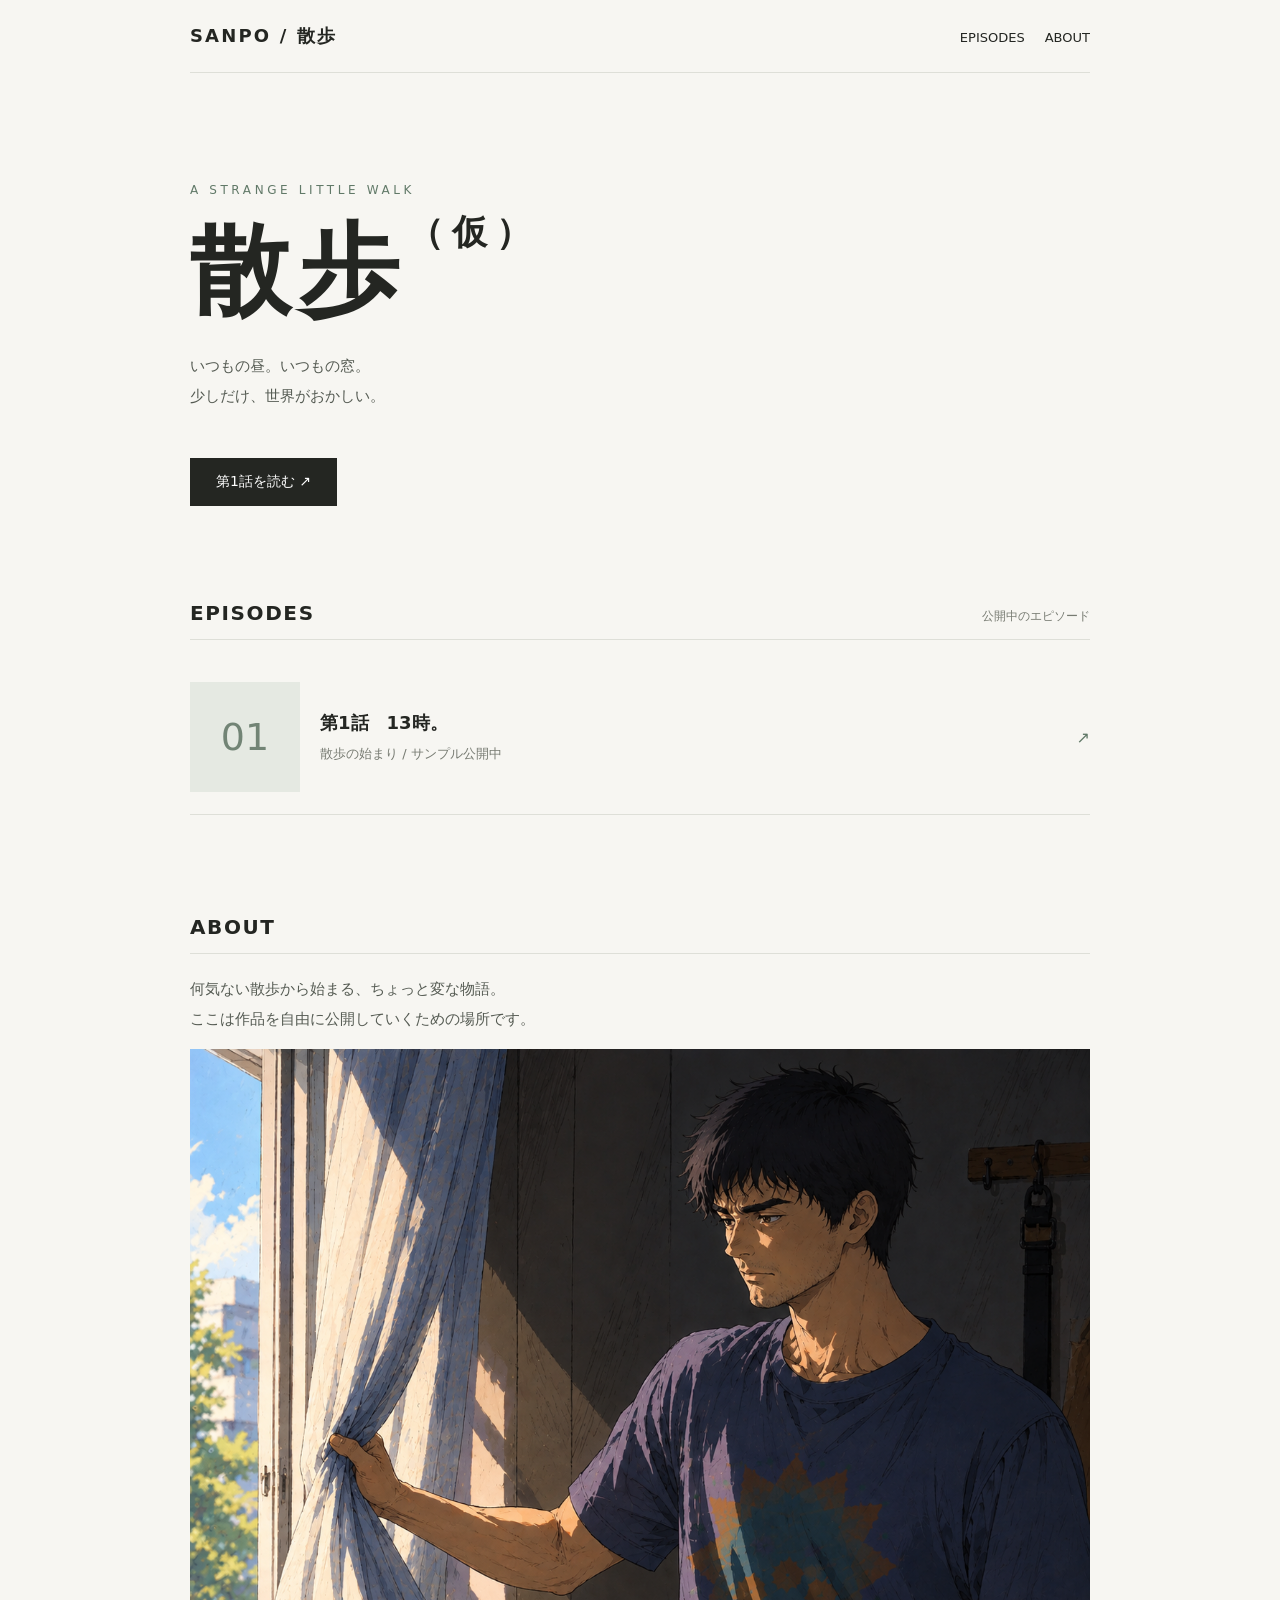
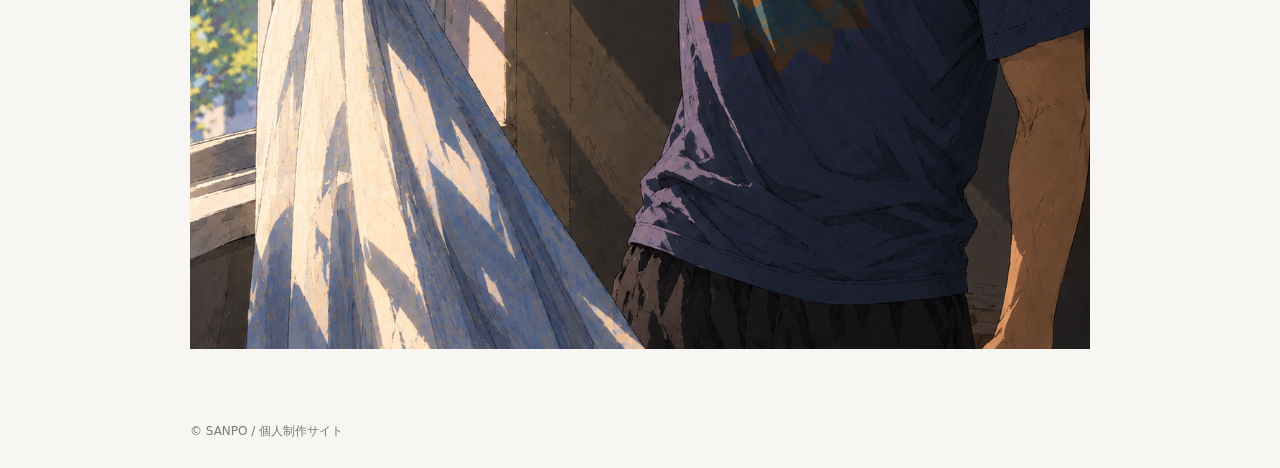
<file: index.html>
<!doctype html><html lang="ja"><head><meta charset="utf-8"><meta name="viewport" content="width=device-width, initial-scale=1"><meta name="description" content="散歩から始まる、少しおかしな世界の物語。"><title>散歩（仮） | 作品サイト</title><link rel="stylesheet" href="style.css"></head><body><div class="shell"><header class="topbar"><a class="brand" href="index.html">SANPO / 散歩</a><nav><a href="#episodes">EPISODES</a><a href="#about">ABOUT</a></nav></header><main><section class="hero"><div class="eyebrow">A STRANGE LITTLE WALK</div><h1>散歩<span style="font-size:.35em;vertical-align:top">（仮）</span></h1><p class="lead">いつもの昼。いつもの窓。<br>少しだけ、世界がおかしい。</p><a class="cta" href="chapters/01.html">第1話を読む ↗</a></section><section id="episodes"><div class="sectionhead"><h2>EPISODES</h2><span class="small">公開中のエピソード</span></div><a class="chapter" href="chapters/01.html"><div class="thumb">01</div><div><strong>第1話　13時。</strong><p>散歩の始まり / サンプル公開中</p></div><span class="arrow">↗</span></a></section><section id="about" style="padding-top:100px"><div class="sectionhead"><h2>ABOUT</h2></div><p class="lead">何気ない散歩から始まる、ちょっと変な物語。<br>ここは作品を自由に公開していくための場所です。</p></section><img src="../カーテン開ける清書.png" style="width:100%; height:auto;"></main><footer>© SANPO / 個人制作サイト</footer></div></body></html>
</file>
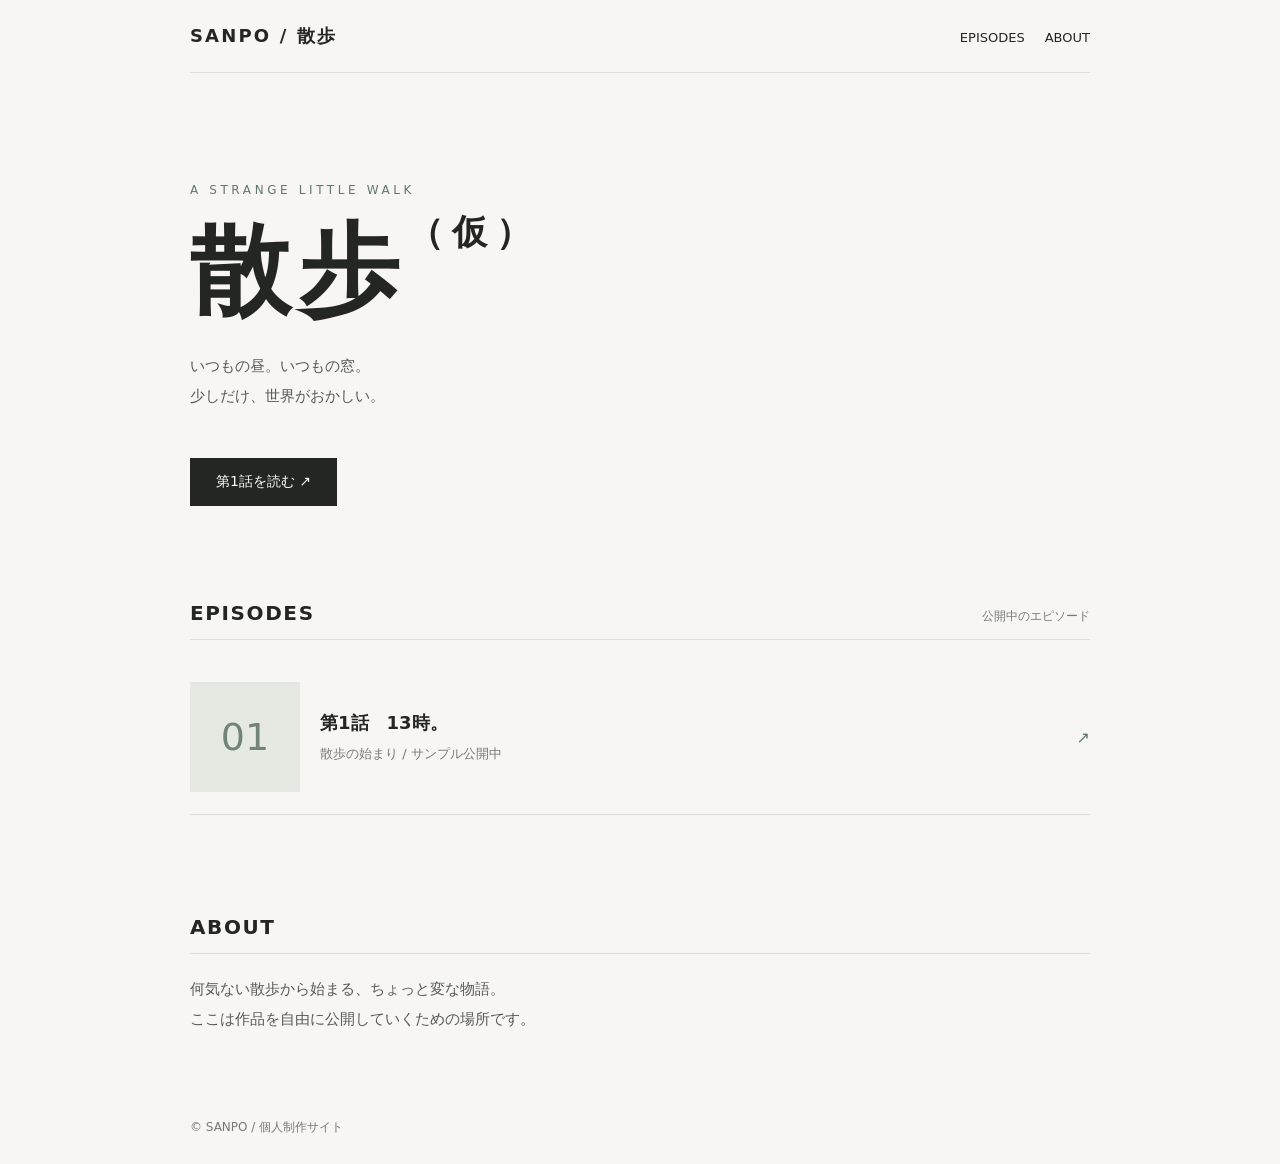
<file: sanpo-site/sanpo-site/index.html>
<!doctype html><html lang="ja"><head><meta charset="utf-8"><meta name="viewport" content="width=device-width, initial-scale=1"><meta name="description" content="散歩から始まる、少しおかしな世界の物語。"><title>散歩（仮） | 作品サイト</title><link rel="stylesheet" href="style.css"></head><body><div class="shell"><header class="topbar"><a class="brand" href="index.html">SANPO / 散歩</a><nav><a href="#episodes">EPISODES</a><a href="#about">ABOUT</a></nav></header><main><section class="hero"><div class="eyebrow">A STRANGE LITTLE WALK</div><h1>散歩<span style="font-size:.35em;vertical-align:top">（仮）</span></h1><p class="lead">いつもの昼。いつもの窓。<br>少しだけ、世界がおかしい。</p><a class="cta" href="chapters/01.html">第1話を読む ↗</a></section><section id="episodes"><div class="sectionhead"><h2>EPISODES</h2><span class="small">公開中のエピソード</span></div><a class="chapter" href="chapters/01.html"><div class="thumb">01</div><div><strong>第1話　13時。</strong><p>散歩の始まり / サンプル公開中</p></div><span class="arrow">↗</span></a></section><section id="about" style="padding-top:100px"><div class="sectionhead"><h2>ABOUT</h2></div><p class="lead">何気ない散歩から始まる、ちょっと変な物語。<br>ここは作品を自由に公開していくための場所です。</p></section></main><footer>© SANPO / 個人制作サイト</footer></div></body></html>
</file>
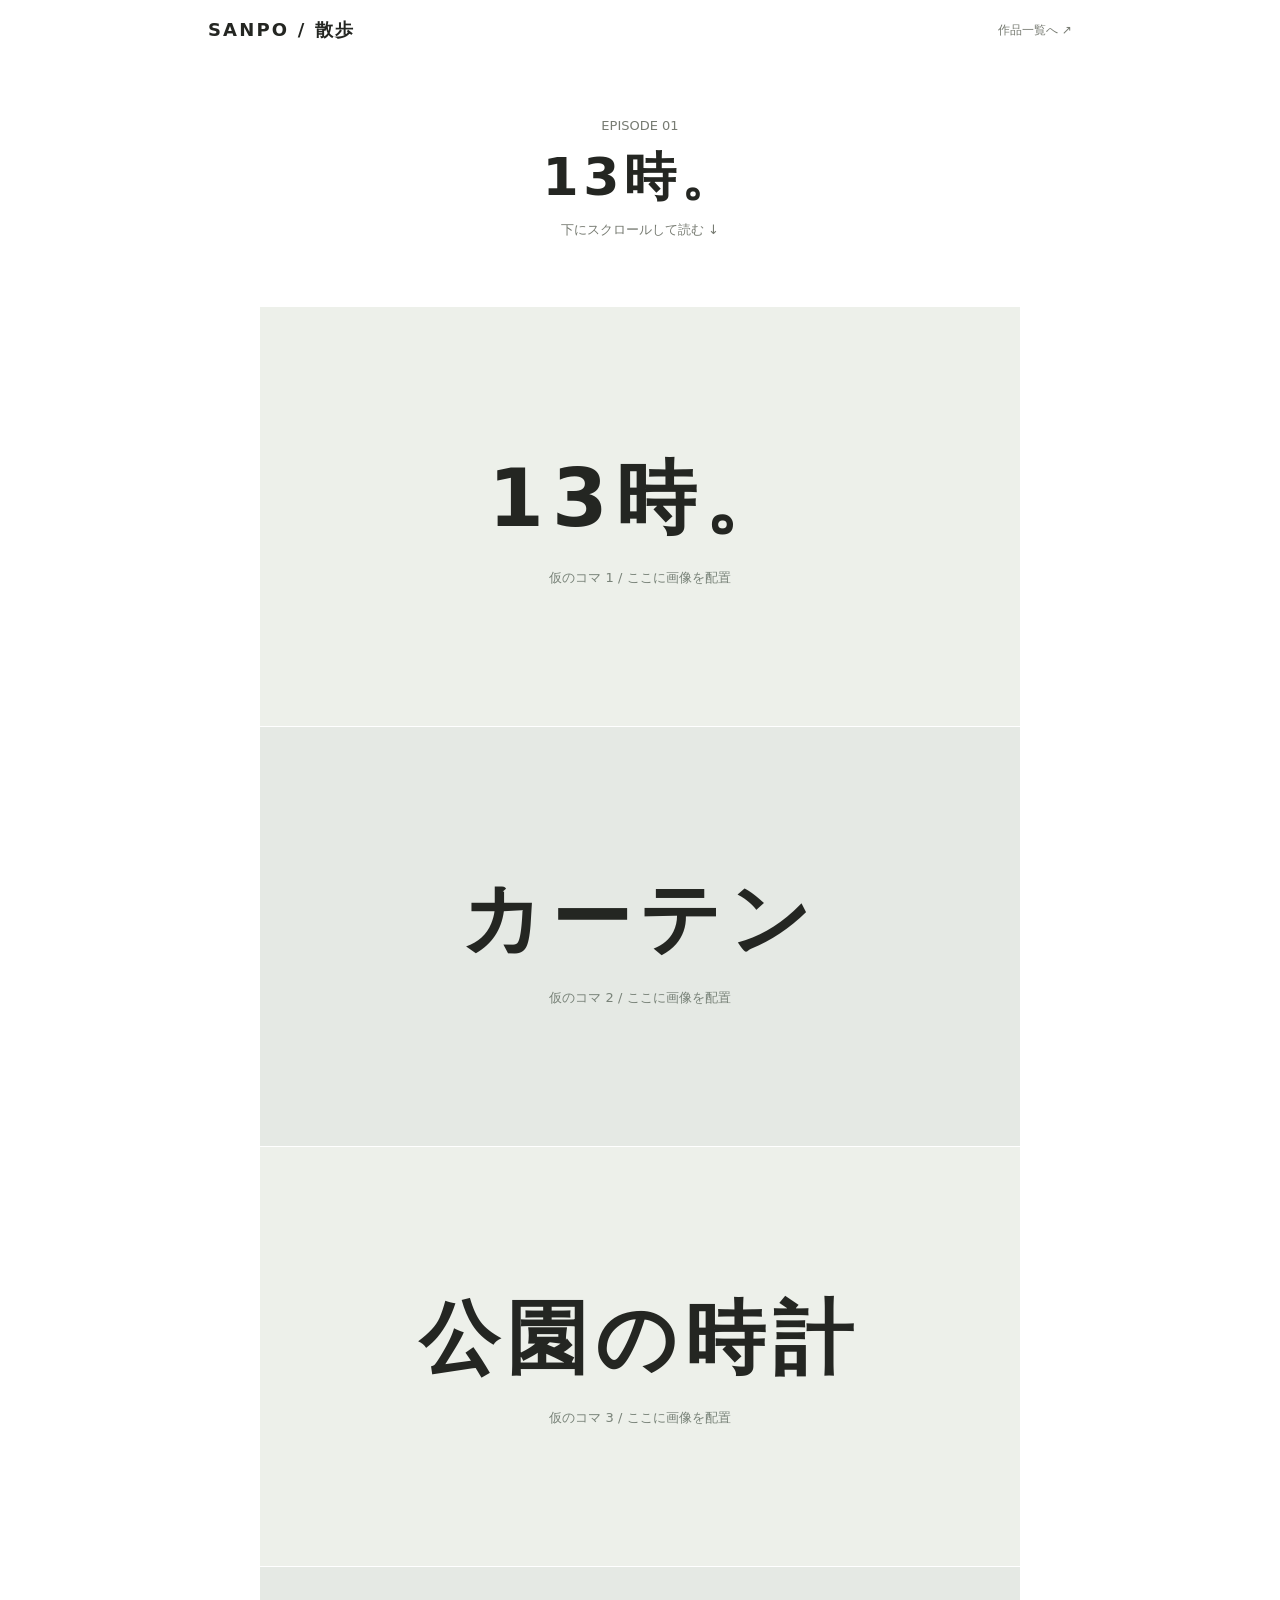
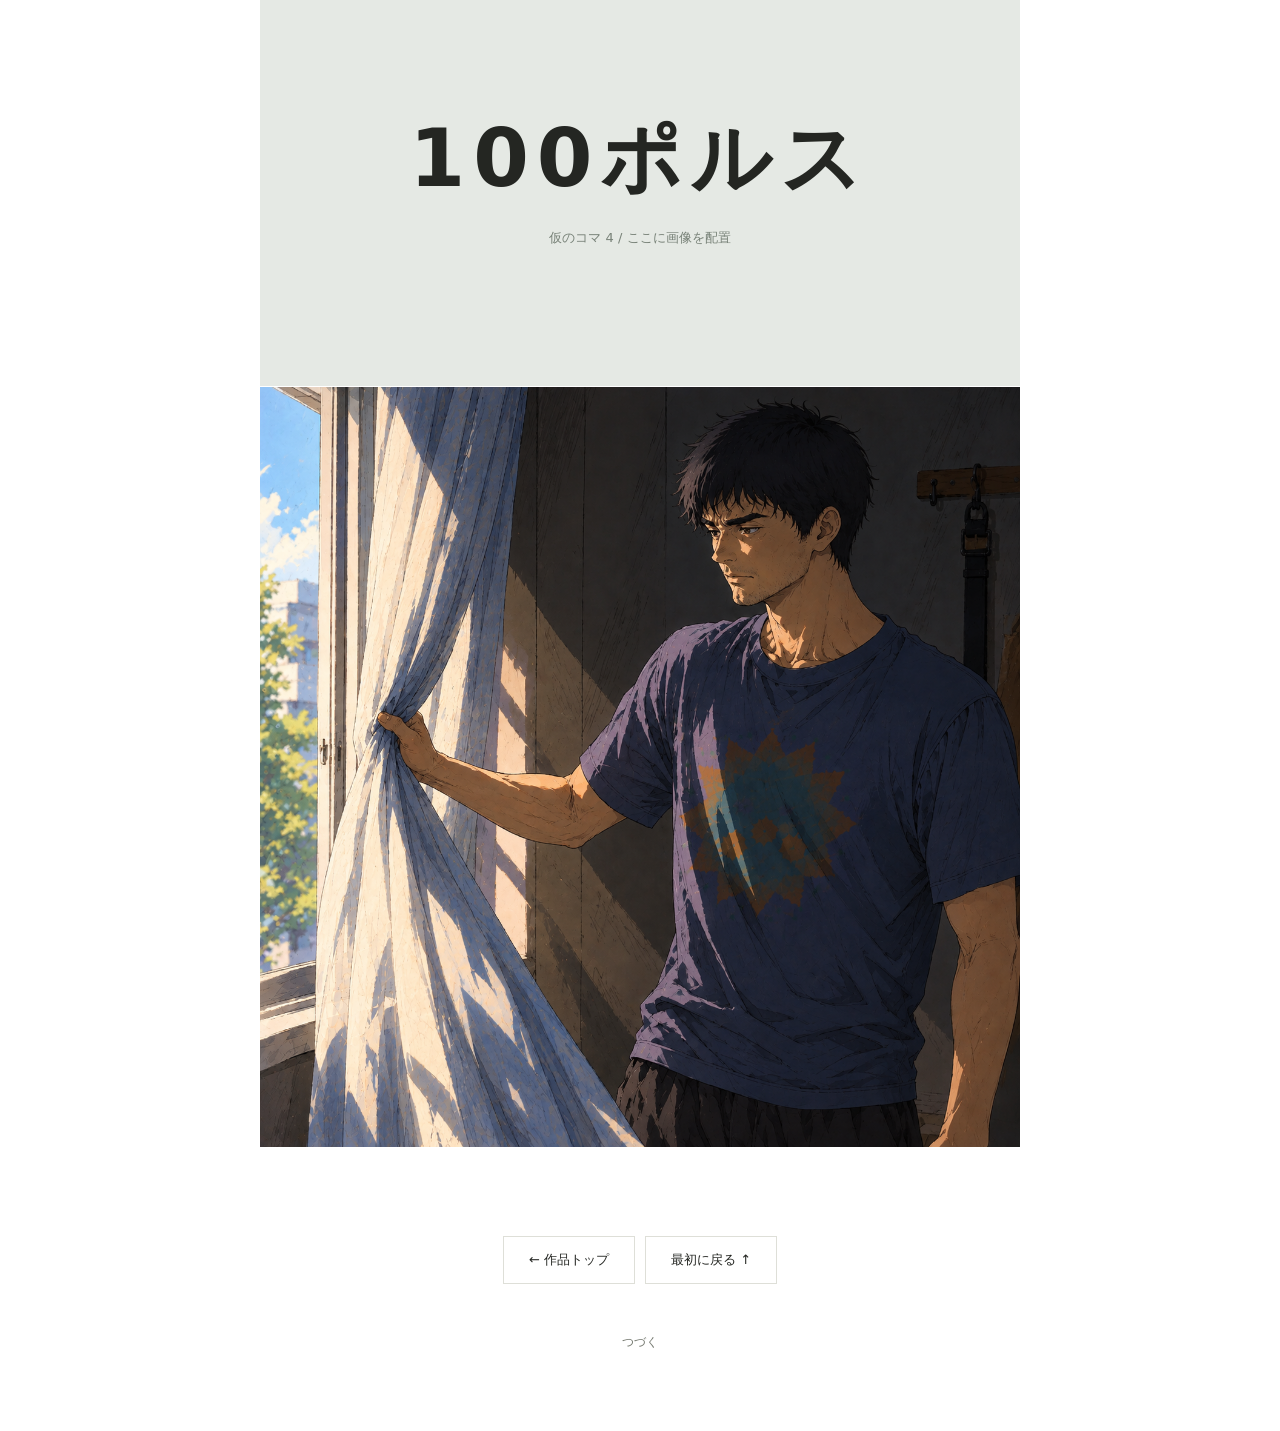
<file: chapters/01.html>
<!doctype html><html lang="ja"><head><meta charset="utf-8"><meta name="viewport" content="width=device-width, initial-scale=1"><meta name="description" content="散歩（仮） 第1話 13時。"><title>第1話 13時。 | 散歩（仮）</title><link rel="stylesheet" href="../style.css"></head><body class="reader-page"><header class="reader-head"><a class="brand" href="../index.html">SANPO / 散歩</a><a class="small" href="../index.html">作品一覧へ ↗</a></header><div class="reader-title"><p>EPISODE 01</p><h1>13時。</h1><p>下にスクロールして読む ↓</p></div><main class="reader" aria-label="漫画本文">
<!-- ここを画像に差し替えます。例: <img class="panel" src="../images/01-001.webp" alt="第1話 1枚目" loading="lazy"> -->
<div class="sample-panel"><div class="big">13時。</div><div class="note">仮のコマ 1 / ここに画像を配置</div></div>
<div class="sample-panel"><div class="big">カーテン</div><div class="note">仮のコマ 2 / ここに画像を配置</div></div>
<div class="sample-panel"><div class="big">公園の時計</div><div class="note">仮のコマ 3 / ここに画像を配置</div></div>
<div class="sample-panel"><div class="big">100ポルス</div><div class="note">仮のコマ 4 / ここに画像を配置</div></div>
<img src="../カーテン開ける清書.png" style="width:100%; height:auto;"></main><nav class="reader-nav"><a href="../index.html">← 作品トップ</a><a href="#" onclick="window.scrollTo({top:0,behavior:'smooth'});return false">最初に戻る ↑</a></nav><div class="reader-footer">つづく</div></body></html>
</file>
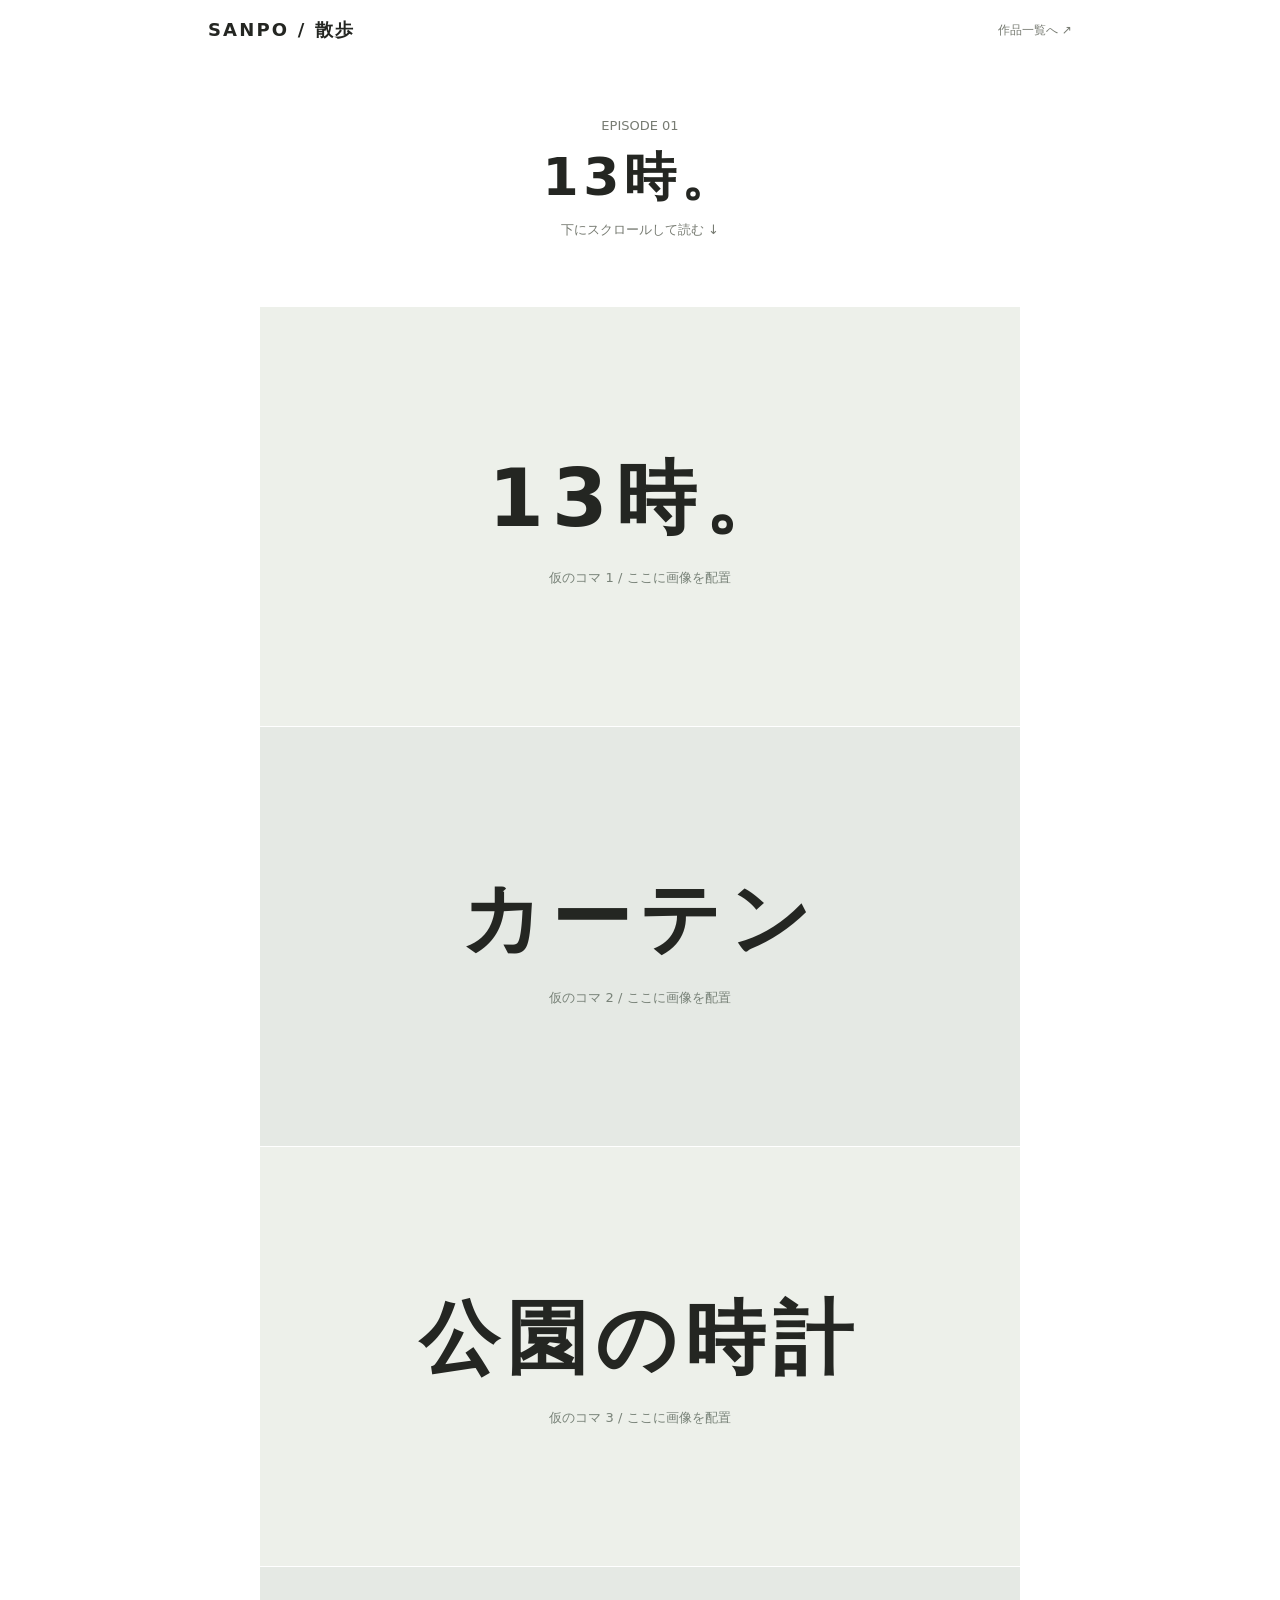
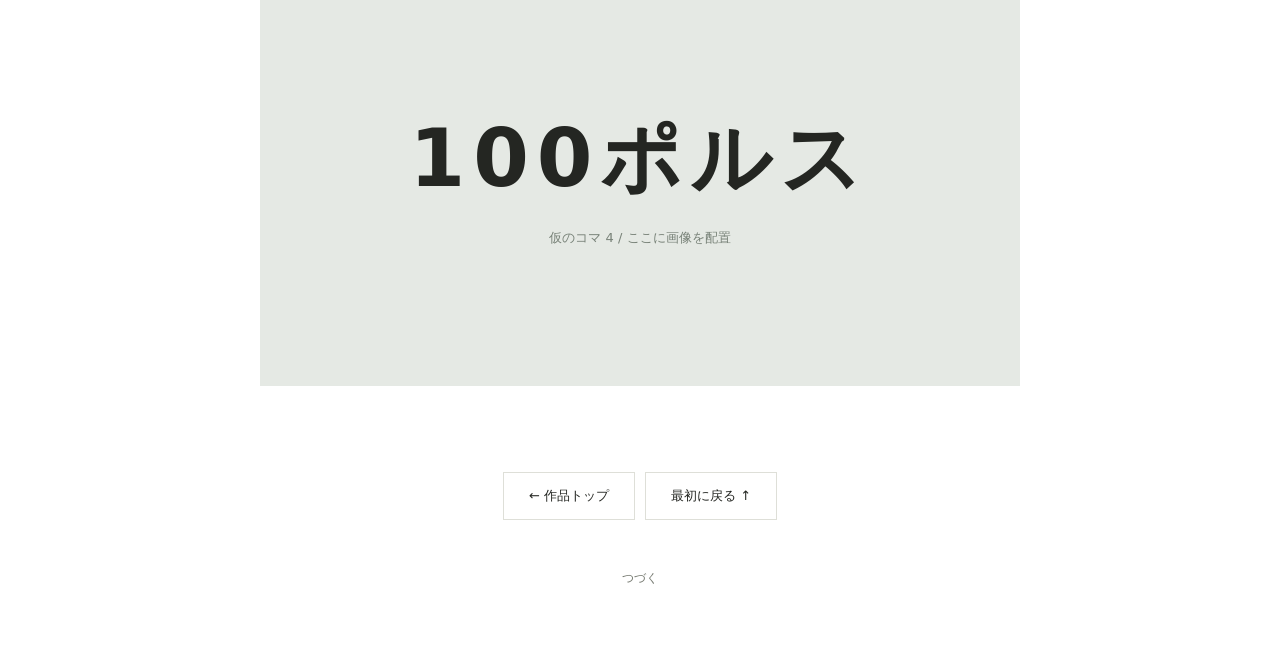
<file: sanpo-site/sanpo-site/chapters/01.html>
<!doctype html><html lang="ja"><head><meta charset="utf-8"><meta name="viewport" content="width=device-width, initial-scale=1"><meta name="description" content="散歩（仮） 第1話 13時。"><title>第1話 13時。 | 散歩（仮）</title><link rel="stylesheet" href="../style.css"></head><body class="reader-page"><header class="reader-head"><a class="brand" href="../index.html">SANPO / 散歩</a><a class="small" href="../index.html">作品一覧へ ↗</a></header><div class="reader-title"><p>EPISODE 01</p><h1>13時。</h1><p>下にスクロールして読む ↓</p></div><main class="reader" aria-label="漫画本文">
<!-- ここを画像に差し替えます。例: <img class="panel" src="../images/01-001.webp" alt="第1話 1枚目" loading="lazy"> -->
<div class="sample-panel"><div class="big">13時。</div><div class="note">仮のコマ 1 / ここに画像を配置</div></div>
<div class="sample-panel"><div class="big">カーテン</div><div class="note">仮のコマ 2 / ここに画像を配置</div></div>
<div class="sample-panel"><div class="big">公園の時計</div><div class="note">仮のコマ 3 / ここに画像を配置</div></div>
<div class="sample-panel"><div class="big">100ポルス</div><div class="note">仮のコマ 4 / ここに画像を配置</div></div>
</main><nav class="reader-nav"><a href="../index.html">← 作品トップ</a><a href="#" onclick="window.scrollTo({top:0,behavior:'smooth'});return false">最初に戻る ↑</a></nav><div class="reader-footer">つづく</div></body></html>
</file>
<file: style.css>
:root{--bg:#f7f6f2;--ink:#242622;--muted:#777b72;--line:#dedfd8;--accent:#617968}*{box-sizing:border-box}html{scroll-behavior:smooth}body{margin:0;background:var(--bg);color:var(--ink);font-family:system-ui,-apple-system,'Noto Sans JP',sans-serif}a{color:inherit;text-decoration:none}.shell{width:min(900px,calc(100% - 36px));margin:auto}.topbar{display:flex;justify-content:space-between;align-items:center;padding:24px 0;border-bottom:1px solid var(--line)}.brand{font-weight:800;letter-spacing:.12em;font-size:18px}.small{font-size:12px;color:var(--muted)}.topbar nav a{margin-left:20px;font-size:13px}.hero{padding:110px 0 95px}.eyebrow{font-size:12px;letter-spacing:.3em;color:var(--accent)}h1{font-size:clamp(48px,10vw,100px);letter-spacing:.09em;margin:14px 0 20px;line-height:1.2;font-weight:800}.lead{line-height:2;color:#555b53;font-size:15px}.cta{display:inline-block;margin-top:32px;background:var(--ink);color:white;padding:15px 26px;font-size:14px}.sectionhead{display:flex;justify-content:space-between;align-items:end;border-bottom:1px solid var(--line);padding-bottom:14px;margin-bottom:20px}.sectionhead h2{margin:0;font-size:20px;letter-spacing:.08em}.chapter{display:flex;gap:20px;align-items:center;padding:22px 0;border-bottom:1px solid var(--line)}.thumb{flex:0 0 110px;height:110px;background:#e5e9e2;display:grid;place-items:center;color:#728475;font-size:38px}.chapter strong{font-size:18px}.chapter p{font-size:13px;color:var(--muted);margin:10px 0 0}.arrow{margin-left:auto;color:var(--accent)}footer{padding:70px 0 28px;color:var(--muted);font-size:12px}.reader-page{background:#fff}.reader-head{max-width:900px;margin:auto;padding:18px;display:flex;justify-content:space-between;align-items:center}.reader-title{text-align:center;padding:45px 16px 55px}.reader-title h1{font-size:clamp(30px,6vw,52px);margin:10px 0}.reader-title p{font-size:13px;color:var(--muted)}.reader{max-width:760px;margin:auto}.panel{display:block;width:100%;height:auto;vertical-align:bottom}.sample-panel{min-height:420px;background:#edf0ea;display:flex;align-items:center;justify-content:center;flex-direction:column;gap:15px;text-align:center;padding:30px;border-bottom:1px solid #fff}.sample-panel:nth-child(even){background:#e5e9e4}.sample-panel .big{font-size:clamp(35px,9vw,80px);font-weight:700;letter-spacing:.1em}.sample-panel .note{font-size:13px;color:#788278}.reader-nav{max-width:760px;margin:65px auto 0;padding:20px;display:flex;gap:10px;justify-content:center;flex-wrap:wrap}.reader-nav a{border:1px solid var(--line);padding:14px 25px;font-size:13px}.reader-footer{text-align:center;padding:30px 0 80px;color:var(--muted);font-size:12px}@media(max-width:520px){.hero{padding:85px 0 70px}.chapter{gap:14px}.thumb{flex-basis:82px;height:82px}.reader-title{padding:30px 10px}.sample-panel{min-height:350px}.topbar nav a{margin-left:10px}}
</file>
<file: sanpo-site/sanpo-site/style.css>
:root{--bg:#f7f6f2;--ink:#242622;--muted:#777b72;--line:#dedfd8;--accent:#617968}*{box-sizing:border-box}html{scroll-behavior:smooth}body{margin:0;background:var(--bg);color:var(--ink);font-family:system-ui,-apple-system,'Noto Sans JP',sans-serif}a{color:inherit;text-decoration:none}.shell{width:min(900px,calc(100% - 36px));margin:auto}.topbar{display:flex;justify-content:space-between;align-items:center;padding:24px 0;border-bottom:1px solid var(--line)}.brand{font-weight:800;letter-spacing:.12em;font-size:18px}.small{font-size:12px;color:var(--muted)}.topbar nav a{margin-left:20px;font-size:13px}.hero{padding:110px 0 95px}.eyebrow{font-size:12px;letter-spacing:.3em;color:var(--accent)}h1{font-size:clamp(48px,10vw,100px);letter-spacing:.09em;margin:14px 0 20px;line-height:1.2;font-weight:800}.lead{line-height:2;color:#555b53;font-size:15px}.cta{display:inline-block;margin-top:32px;background:var(--ink);color:white;padding:15px 26px;font-size:14px}.sectionhead{display:flex;justify-content:space-between;align-items:end;border-bottom:1px solid var(--line);padding-bottom:14px;margin-bottom:20px}.sectionhead h2{margin:0;font-size:20px;letter-spacing:.08em}.chapter{display:flex;gap:20px;align-items:center;padding:22px 0;border-bottom:1px solid var(--line)}.thumb{flex:0 0 110px;height:110px;background:#e5e9e2;display:grid;place-items:center;color:#728475;font-size:38px}.chapter strong{font-size:18px}.chapter p{font-size:13px;color:var(--muted);margin:10px 0 0}.arrow{margin-left:auto;color:var(--accent)}footer{padding:70px 0 28px;color:var(--muted);font-size:12px}.reader-page{background:#fff}.reader-head{max-width:900px;margin:auto;padding:18px;display:flex;justify-content:space-between;align-items:center}.reader-title{text-align:center;padding:45px 16px 55px}.reader-title h1{font-size:clamp(30px,6vw,52px);margin:10px 0}.reader-title p{font-size:13px;color:var(--muted)}.reader{max-width:760px;margin:auto}.panel{display:block;width:100%;height:auto;vertical-align:bottom}.sample-panel{min-height:420px;background:#edf0ea;display:flex;align-items:center;justify-content:center;flex-direction:column;gap:15px;text-align:center;padding:30px;border-bottom:1px solid #fff}.sample-panel:nth-child(even){background:#e5e9e4}.sample-panel .big{font-size:clamp(35px,9vw,80px);font-weight:700;letter-spacing:.1em}.sample-panel .note{font-size:13px;color:#788278}.reader-nav{max-width:760px;margin:65px auto 0;padding:20px;display:flex;gap:10px;justify-content:center;flex-wrap:wrap}.reader-nav a{border:1px solid var(--line);padding:14px 25px;font-size:13px}.reader-footer{text-align:center;padding:30px 0 80px;color:var(--muted);font-size:12px}@media(max-width:520px){.hero{padding:85px 0 70px}.chapter{gap:14px}.thumb{flex-basis:82px;height:82px}.reader-title{padding:30px 10px}.sample-panel{min-height:350px}.topbar nav a{margin-left:10px}}
</file>
